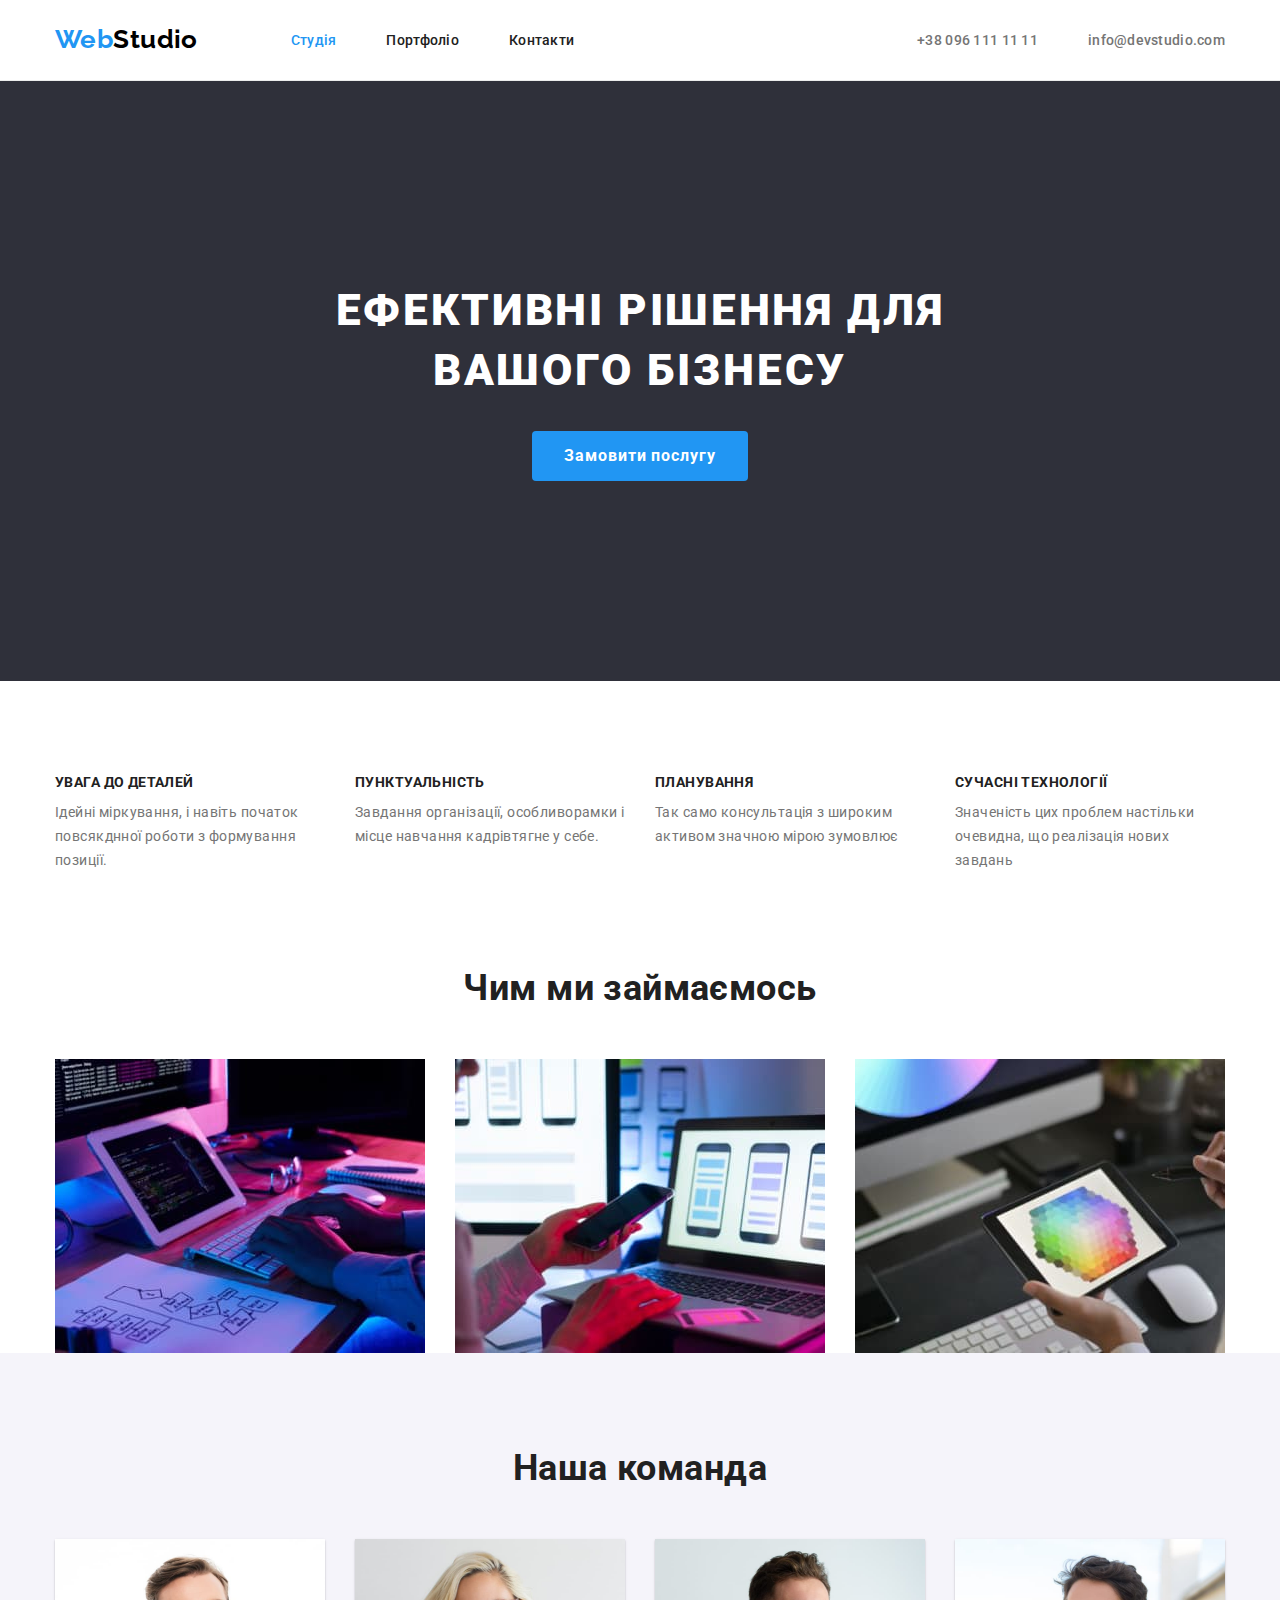
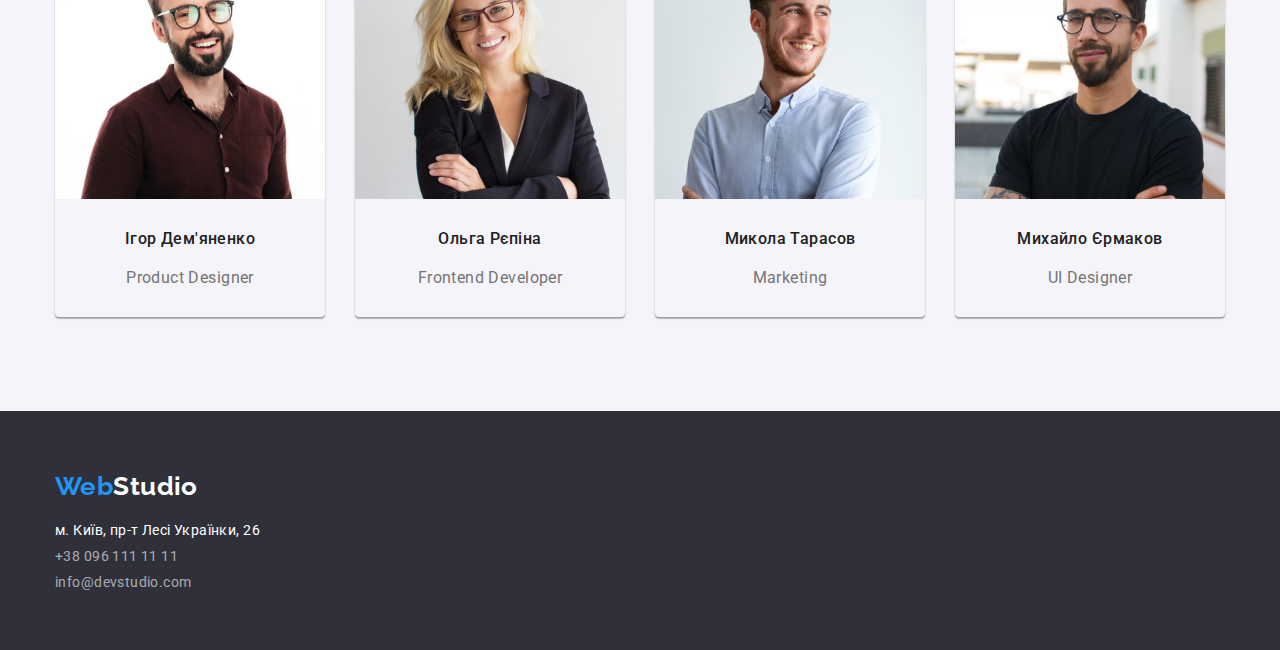
<file: index.html>
<!DOCTYPE html>
<html lang="uk">
  <head>
    <meta charset="UTF-8">
    <meta http-equiv="X-UA-Compatible" content="IE=edge">
    <meta name="viewport" content="width=device-width, initial-scale=1.0">
    <link rel="preconnect" href="https://fonts.googleapis.com">
    <link rel="preconnect" href="https://fonts.gstatic.com" crossorigin>
    <link
      href="https://fonts.googleapis.com/css2?family=Raleway:wght@500&family=Roboto:wght@400;500;700;900&display=swap"
      rel="stylesheet">
    <link rel="stylesheet" href="https://cdnjs.cloudflare.com/ajax/libs/modern-normalize/1.1.0/modern-normalize.css">
    <link rel="stylesheet" href="./styles/style.css">
    <title>Студія</title>
  </head>
  <body>
    <header class="page-header">
      <!-- name -->
      <div class="header-container container">
      <nav class="nav-list">
        <a href="./index.html" class="logo"><span class="logo-color">Web</span>Studio</a>
        <!-- menu -->
        <ul class="list site-nav">
          <li class="nav-item"><a href="./index.html" class="nav-link current">Студія</a></li>
          <li class="nav-item"><a href="./portfolio.html" class="nav-link">Портфоліо</a></li>
          <li class="nav-item"><a href="" class="nav-link">Контакти</a></li>
        </ul>
      </nav>
      <!-- contacts -->
      <ul class="list  contacts">
        <li class="contact-item">
          <a href="tel:+380961111111" class="contact-link">+38 096 111 11 11</a>
        </li>
        <li class="contact-item">
          <a href="mailto:info@devstudio.com" class="contact-link">info@devstudio.com</a>
        </li>
      </ul>
      </div>
    </header>
    <main>
      <section class="hero ">
        <div class="container">
        <h1 class="hero-title">ЕФЕКТИВНІ РІШЕННЯ ДЛЯ ВАШОГО БІЗНЕСУ</h1>
        <button type="button" class="btn main">Замовити послугу</button>
        </div>
      </section>

      <!-- benefits -->
      <section class="benefits">
        <div class="container">        
        <h2 class="section-title hidden-title">Наші переваги</h2>        
        <ul class="list benefits-list">
          <li>
            <h3 class="title">увага до деталей</h3>
            <p class="benefits-description">
              Ідейні міркування, і навіть початок повсякднної роботи з
              формування позиції.
            </p>
          </li>
          <li>
            <h3 class="title">пунктуальність</h3>
            <p class="benefits-description">
              Завдання організації, особливорамки і місце навчання кадрівтягне у себе.
            </p>
          </li>
          <li>
            <h3 class="title">планування</h3>
            <p class="benefits-description">
              Так само консультація з широким активом значною мірою зумовлює
            </p>
          </li>
          <li>
            <h3 class="title">сучасні технології</h3>
            <p class="benefits-description">
              Значеність цих проблем настільки очевидна, що реалізація нових завдань
            </p >
          </li>
        </ul>
        </div>
      </section>
      <!-- activity -->
      <section class="activity">
        <div class="container">        
        <h2 class="section-title">Чим ми займаємось</h2>        
        <ul class="list activity-list">
          <li>
            <img
              src="./image/activity-computer.jpg"
              alt="computer"
              width="370">
          </li>
          <li>
            <img src="./image/activity-phone.jpg" alt="phone" width="370">
          </li>
          <li>
            <img src="./image/activity-tablet.jpg" alt="tablet" width="370">
          </li>
        </ul>
        </div>
      </section>
      <!-- team -->
      <section class="teem">
        <div class="container">
        <h2 class="section-title">Наша команда</h2>
        <ul class="list teem-list">
          <li class="teem-card">
            <img src="./image/teem-ihor.jpg" alt="ihor" width="270">
            <div class="teem-descr">
            <h3 class="title">Ігор Дем'яненко</h3>
            <p class="profession">Product Designer</p>
            </div>
          </li>
          <li class="teem-card">
            <img src="./image/teem-olha.jpg" alt="olha" width="270">
            <div class="teem-descr">
            <h3 class="title">Ольга Рєпіна</h3>
            <p class="profession">Frontend Developer</p>
            </div>
          </li>
          <li class="teem-card">
            <img src="./image/teem-mykola.jpg" alt="mykola" width="270">
            <div class="teem-descr">
            <h3 class="title">Микола Тарасов</h3>
            <p class="profession">Marketing</p>
            </div>
          </li>
          <li class="teem-card">
            <img src="./image/teem-mykhailo.jpg" alt="mykhailo" width="270">
            <div class="teem-descr">
            <h3 class="title">Михайло Єрмаков</h3>
            <p class="profession">UI Designer</p>
            </div>
          </li>
        </ul>
        </div>
      </section>
    </main>
    <footer class="page-footer">
      <div class="container">
      <a href="./index.html" class="logo"><span class="logo-color">Web</span>Studio</a>
      <address>
        <ul class="list address-list">
          <li class="address-item">
            <a href="https://goo.gl/maps/YveR7ZB156aqMEmg6"
              target="_blank" rel="noreferrer noopener nofollow"
              class="post-address">м. Київ, пр-т Лесі Українки, 26</a>
          </li>
          <li class="address-item">
            <a href="tel:+380961111111" class="contacts-footer">+38 096 111 11 11</a>
          </li>
          <li class="address-item">
            <a href="mailto:info@devstudio.com" class="contacts-footer">info@devstudio.com</a>
          </li>
        </ul>
      </address>
      </div>
    </footer>
  </body>
</html>
</file>
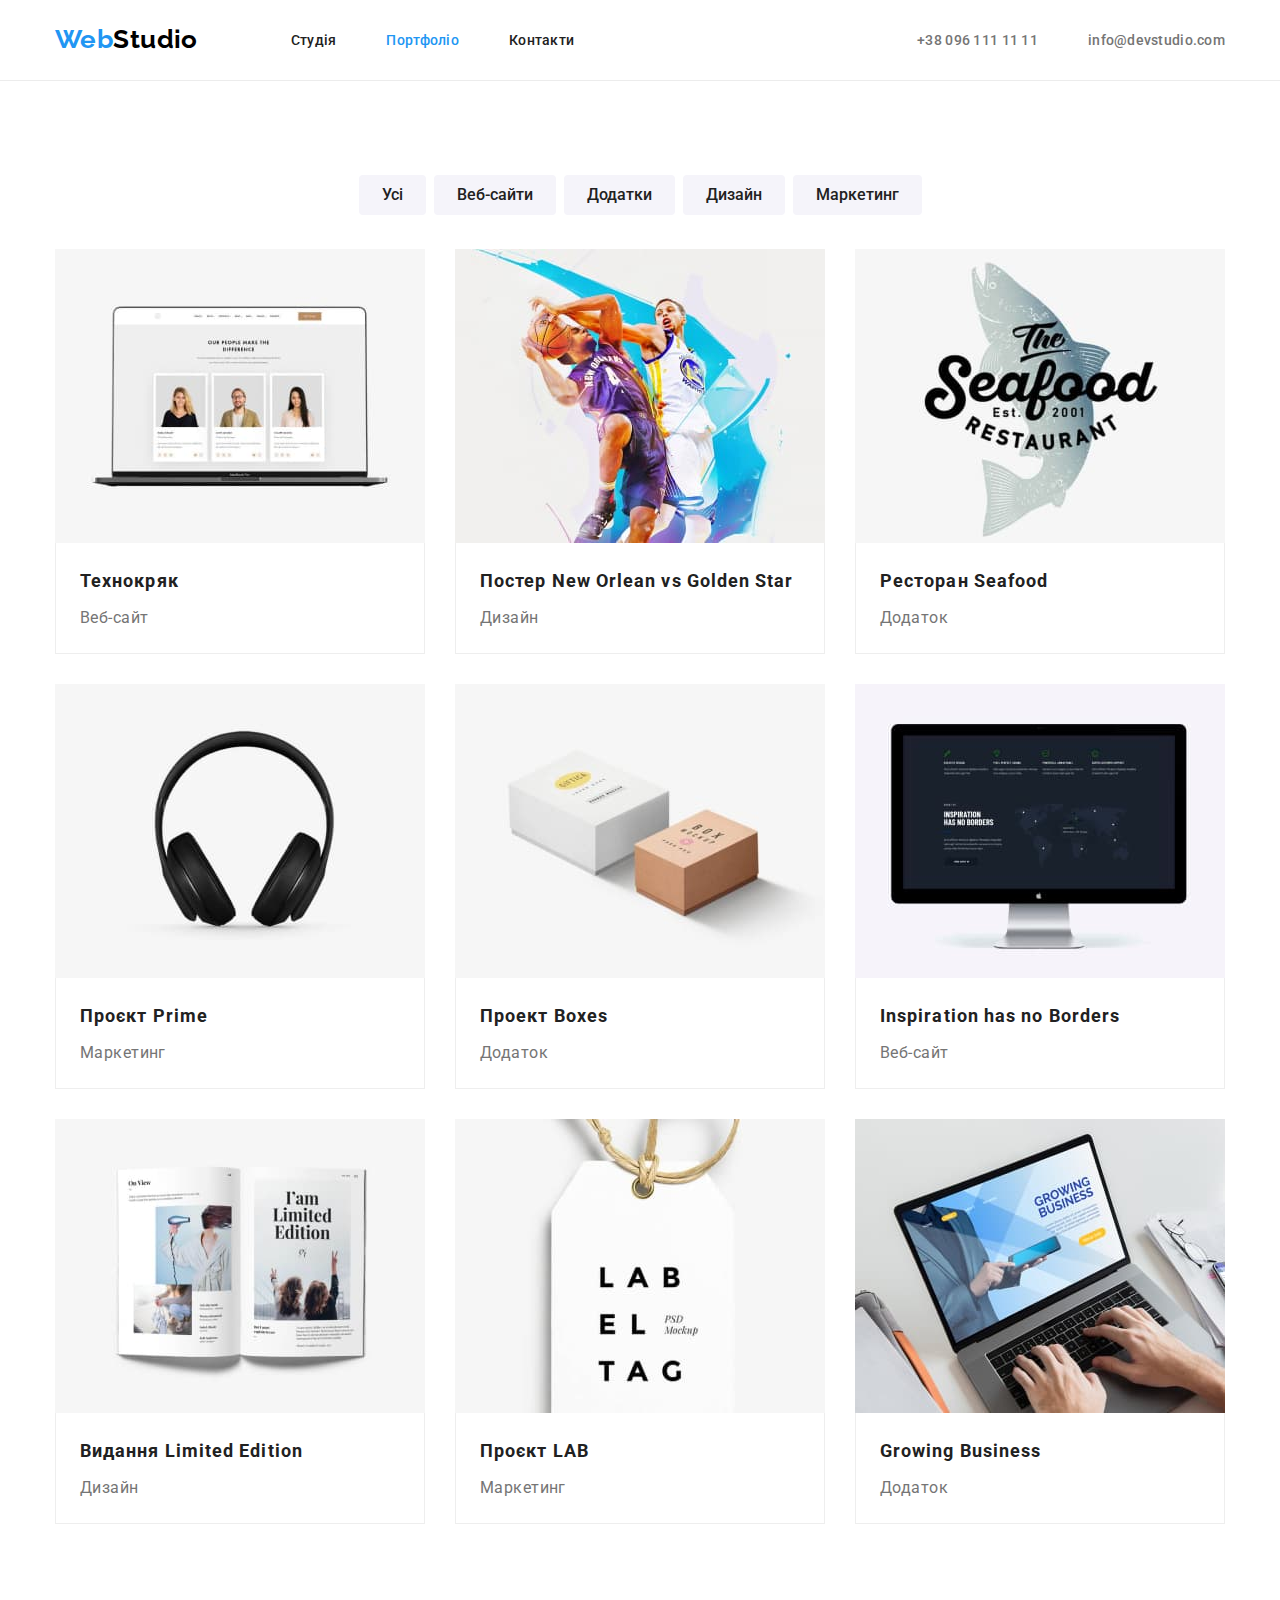
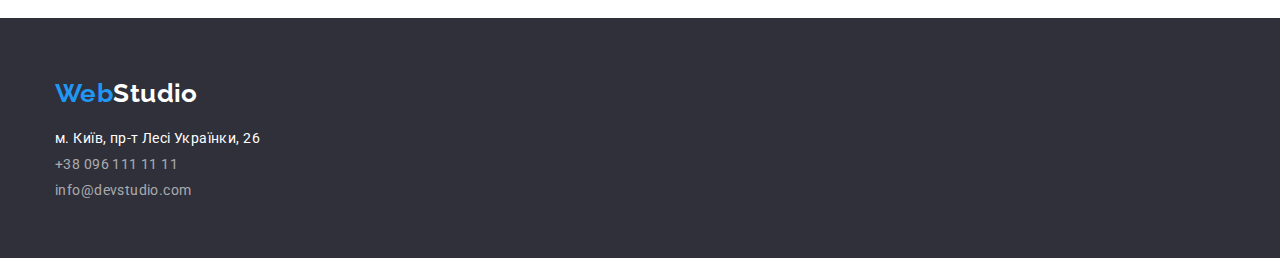
<file: portfolio.html>
<!DOCTYPE html>
<html lang="uk">
  <head>
    <meta charset="UTF-8">
    <meta http-equiv="X-UA-Compatible" content="IE=edge">
    <meta name="viewport" content="width=device-width, initial-scale=1.0">
    <link rel="preconnect" href="https://fonts.googleapis.com" />
    <link rel="preconnect" href="https://fonts.gstatic.com" crossorigin>
    <link
      href="https://fonts.googleapis.com/css2?family=Raleway:wght@500&family=Roboto:wght@400;500;700;900&display=swap"
      rel="stylesheet">
      <link rel="stylesheet" href="https://cdnjs.cloudflare.com/ajax/libs/modern-normalize/1.1.0/modern-normalize.css">
    <link rel="stylesheet" href="./styles/style.css">
    <title>Портфоліо</title>
  </head>
  <body>
    
    <header class="page-header">
      <!-- name -->
      <div class="header-container container">
      <nav class="nav-list">
        <a href="./index.html" class="logo"><span class="logo-color">Web</span>Studio</a>
        <!-- menu -->
        <ul class="list site-nav">
          <li class="nav-item"><a href="./index.html" class="nav-link">Студія</a></li>
          <li class="nav-item"><a href="./portfolio.html" class="nav-link current">Портфоліо</a></li>
          <li class="nav-item"><a href="" class="nav-link">Контакти</a></li>
        </ul>
      </nav>
      <!-- contacts -->
      <ul class="list  contacts">
        <li class="contact-item">
          <a href="tel:+380961111111" class="contact-link">+38 096 111 11 11</a>
        </li>
        <li class="contact-item">
          <a href="mailto:info@devstudio.com" class="contact-link">info@devstudio.com</a>
        </li>
      </ul>
      </div>
    </header>
  
    <main class="projects-main">
      <!-- projects -->
      <section>
        <div class="container">
        <h1 class="hidden-title">Проекти</h1>
        <!-- filter -->
        <ul class="list btn-list">
          <li class="btn-item"><button type="button" class="btn secondary">Усі</button></li>
          <li class="btn-item">
            <button type="button" class="btn secondary">Веб-сайти</button>
          </li>
          <li class="btn-item"><button type="button" class="btn secondary">Додатки</button></li>
          <li class="btn-item"><button type="button" class="btn secondary">Дизайн</button></li>
          <li class="btn-item"><button type="button" class="btn secondary">Маркетинг</button>
          </li>
        </ul>

          <!-- portfolio -->

        <ul class="list portfolio-list">
          <li>
            <a href="" class="page-link"><img src="./image/portfolio/teknokryak.jpg" alt="Технокряк" width="370">
            <div class="portfolio-items">
            <h2 class="portfolio-section-title">Технокряк</h2>
            <p class="project-type">Веб-сайт</p>
            </div>
            </a> 
          </li>
          <li>
            <a href="" class="page-link"><img src="./image/portfolio/new-orlean-vs-golden-star.jpg" alt="Постер New Orlean vs Golden Star" width="370">
              <div class="portfolio-items">
            <h2 class="portfolio-section-title">Постер New Orlean vs Golden Star</h2>
            <p class="project-type">Дизайн</p>
            </div>
            </a>
          </li>
          <li>
            <a href="" class="page-link"><img src="./image/portfolio/seafood.jpg" alt="Ресторан Seafood" width="370">
            <div class="portfolio-items">
            <h2 class="portfolio-section-title">Ресторан Seafood</h2>
            <p class="project-type">Додаток</p>
            </div>
            </a>
          </li>
          <li>
            <a href="" class="page-link"><img src="./image/portfolio/prime.jpg" alt="Проєкт Prime" width="370">
              <div class="portfolio-items">
            <h2 class="portfolio-section-title">Проєкт Prime</h2>
            <p class="project-type">Маркетинг</p>
            </div>
            </a>
          </li>
          <li>
            <a href="" class="page-link"> <img
              src="./image/portfolio/boxes.jpg"
              alt="Проєкт Boxes"
              width="370">
              <div class="portfolio-items">
            <h2 class="portfolio-section-title">Проект Boxes</h2>
            <p class="project-type">Додаток</p>
            </div>
            </a>
          </li>
          <li>
            <a href="" class="page-link"> <img
              src="./image/portfolio/inspiration-has-no-borders.jpg"
              alt="Inspiration has no Borders"
              width="370">
              <div class="portfolio-items">
            <h2 class="portfolio-section-title">Inspiration has no Borders</h2>
            <p class="project-type">Веб-сайт</p>
            </div>
            </a>
          </li>
          <li>
            <a href="" class="page-link"><img
              src="./image/portfolio/limited-edition.jpg"
              alt="Видання Limited Edition"
              width="370">
              <div class="portfolio-items">
            <h2 class="portfolio-section-title">Видання Limited Edition</h2>
            <p class="project-type">Дизайн</p>
            </div>
            </a>
          </li>
          <li>
            <a href="" class="page-link"><img src="./image/portfolio/lab.jpg" alt="Проєкт LAB" width="370">
              <div class="portfolio-items">
            <h2 class="portfolio-section-title">Проєкт LAB</h2>
            <p class="project-type">Маркетинг</p>
            </div>
            </a>
          </li>
          <li>
            <a href="" class="page-link"><img
              src="./image/portfolio/growing-business.jpg"
              alt="Growing Business"
              width="370">
            <div class="portfolio-items">
            <h2 class="portfolio-section-title">Growing Business</h2>
            <p class="project-type">Додаток</p>
            </div>
            </a>
          </li>
        </ul>
        </div>
        </section>
    </main>
    <footer class="page-footer">
      <div class="container">
      <a href="./index.html" class="logo"><span class="logo-color">Web</span>Studio</a>
      <address>
        <ul class="list address-list">
          <li class="address-item">
            <a href="https://goo.gl/maps/YveR7ZB156aqMEmg6"
              target="_blank" rel="noreferrer noopener nofollow"
              class="post-address">м. Київ, пр-т Лесі Українки, 26</a>
          </li>
          <li class="address-item">
            <a href="tel:+380961111111" class="contacts-footer">+38 096 111 11 11</a>
          </li>
          <li class="address-item">
            <a href="mailto:info@devstudio.com" class="contacts-footer">info@devstudio.com</a>
          </li>
        </ul>
      </address>
      </div>
    </footer>
  </body>
</html>
</file>
<file: styles/style.css>
:root {
  --primary-text-color: #757575;
  --title-text-color: #212121;
  --accent-color: #2196f3;
  --white-text-color: #ffffff;
  --btn-bgc: #f5f4fa;
  --primary-pt: 94px;
}
body {
  font-family: Roboto, sans-serif;
  color: var(--primary-text-color);
  background-color: var(--white-text-color);  
  font-size: 14px;  
  letter-spacing: 0.03em;
}
h1, h2, h3, h4, h5, h6, p{
  margin-top: 0;
  margin-bottom: 0;
}
img {
  display: block;
}

.contact-link,
.nav-link,
.page-link{
  text-decoration: none;
}
.container {
  width: 1200px;
  margin: 0 auto;
  padding: 0 15px;
  }
   
.list {
  list-style: none;
  padding: 0;
  margin: 0;
  justify-content: space-between;
  }

.hidden-title {position: absolute;
  width: 1px;
  height: 1px;
  margin: -1px;
  border: 0;
  padding: 0;
  white-space: nowrap;
  clip-path: inset(100%);
  clip: rect(0 0 0 0);
  overflow: hidden;}

/* header */
.page-header {
  border-bottom: 1px solid #ECECEC;
}
.header-container {
  display: flex;
  align-items: center;
}

.nav-list {
  display: flex;
  align-items: center;
}


 
/* logo */
.logo {
  color: #000000;
  font-family: "Raleway", sans-serif;
  font-weight: 700;
  font-size: 26px;
  line-height: 1.2;
  text-decoration: none;
  display: block;
  }
.logo-color {
  color: var(--accent-color);
}
.page-header .logo {
  padding: 24px 0;
}

/* site-nav */
.site-nav {
  list-style: none;
  font-weight: 500;
  line-height: 1.15;
  letter-spacing: 0.02em;
  display: flex;
  align-items: center;
  padding: 32px 0;
  margin-left: 93px;
  }

.site-nav :not(:last-child) {
  margin-right: 50px;
}

.nav-link {
  color: var(--title-text-color);
  }

.nav-link:hover,
.nav-link:focus {
  color: var(--accent-color);
  padding: 32px 0;
}
.nav-link.current {
  color: var(--accent-color);
}


/* contacts */
.contacts{
  margin-left: auto;
  display: flex;
  }
.list.contacts {
  font-weight: 500;
  line-height: 1.15;
  letter-spacing: 0.02em;
  }
.contact-link {
  color: var(--primary-text-color);
  padding: 32px 0;
  
}
.contact-link:hover,
.contact-link:focus {
  color: var(--accent-color);
  padding: 32px 0;
  }

 .contacts :not(:last-child) {
    margin-right: 50px;
  }

/* main */

.section-title{
  color: var(--title-text-color);
  font-weight: 700;
  font-size: 36px;
  line-height: 1.17;
  }

.title {
    color: var(--title-text-color);
    margin-bottom: 10px;
}

.hero {
  background-color: #2f303a;
  text-align: center;
  padding-top: 200px;
  padding-bottom: 200px; 
  }
.hero-title {
  color: var(--white-text-color);
  font-weight: 900;
  font-size: 44px;
  line-height: 1.36;
  letter-spacing: 0.06em;
  margin-bottom: 30px;
  margin-right: auto;
  margin-left: auto;
  width: 696px;
  
}

/* buttons */
.btn {
  border-style: none;
  border: 1px solid transparent;
  outline: 0;
  border-radius: 4px;
  padding: 6px 22px;
  text-align: center;
  color: var(--primary-text-color);
  background-color: var(--white-text-color);
  cursor: pointer;
  font-family: inherit;
  display: flex;
  align-items: center;
  }

.btn.main {
  width: 216px;
  height: 50px;
  color: var(--white-text-color);
  background-color: var(--accent-color);
  font-weight: 700;
  font-size: 16px;
  line-height: 1.9;
  letter-spacing: 0.06em;
  display: inline-flex; 
  justify-content: center;
  align-items: center;
  }

.btn.main:hover,
.btn.main:focus {
  background-color: #188CE8;  
}

.btn.secondary {
  color: var(--title-text-color);
  background-color: var(--btn-bgc);
  font-weight: 500;
  font-size: 16px;
  line-height: 1.63;
}

.btn.secondary:hover,
.btn.secondary:focus {
  color: var(--white-text-color);
  background-color: var(--accent-color);
}

/* benefits */
.benefits {
  padding-top: var(--primary-pt);
}

.benefits-list {
  display: flex;  
  flex-wrap: wrap;
  gap: 30px;
}
.benefits .title {
  color: var(--title-text-color);
  text-transform: uppercase;
  font-weight: 700;
  font-size: 14px;
  line-height: 1.14;
}
.benefits-description {  
  line-height: 1.71;
  width: 270px;
}

/* activity */

.activity {padding-top: var(--primary-pt);}

.section-title {
  text-align: center;
}

.activity-list {
  margin-top: 50px;
  display: flex;
  flex-wrap: wrap;
  gap: 30px;
}

/* teem */
.teem {padding-top: var(--primary-pt);
  padding-bottom: var(--primary-pt);
  background-color: #F5F4FA;
}

.teem-descr {
  padding: 30px 10px;
}
.teem .title {
  font-weight: 500;
  font-size: 16px;
  line-height: 1.19;
}

.teem .profession {
  font-size: 16px;
  line-height: 1.19;
  padding-top: 10px;
}

  .teem-list {
    display: flex;
    margin-top: 50px;
    text-align: center;
    display: flex;
    flex-wrap: wrap;
    gap: 0 30px;
    
}
  .teem-card {
    flex-basis: calc(100% - 30px * 3) / 3;
    box-shadow: 0px 1px 3px rgba(0, 0, 0, 0.12), 0px 1px 1px rgba(0, 0, 0, 0.14), 0px 2px 1px rgba(0, 0, 0, 0.2);
    border-radius: 0px 0px 4px 4px;
}

/* footer */

.page-footer {
  background-color: #2f303a;
  margin-left: auto;
  margin-right: auto;
  padding-top: 60px;
  padding-bottom: 60px;
}

.page-footer .logo {
  color: var(--white-text-color);
  margin-bottom: 20px;
}
  
.address-item {
  margin-bottom: 10px;
}

.address-item:last-child {
  margin-bottom: 0;
}
  



.page-footer .list {
  font-style: normal;
  list-style: none;
}

.post-address {
  color: var(--white-text-color);
  text-decoration: none;
}
.post-address:hover,
.post-address:focus {
  color: var(--accent-color);
}

.contacts-footer {
  color: rgba(255, 255, 255, 0.6);
  text-decoration: none;
}

.contacts-footer:hover,
.contacts-footer:focus {
  color: var(--accent-color);
}


/* portfolio */

.projects-main {
  padding-top: var(--primary-pt);
  padding-bottom: var(--primary-pt);
}

.portfolio-section-title {
  font-weight: 700;
  font-size: 18px;
  line-height: 2;
  letter-spacing: 0.06em;
  color: var(--title-text-color);
}
.project-type {font-size: 16px;
  line-height: 1.88;
  color: var(--primary-text-color);
  padding-top: 4px;
}

.btn-list {
  display: flex;
  justify-content: center;
}

.btn-item:not(:last-child){
  margin-right: 8px;
}

.portfolio-list {
  margin-top: 34px;  
  display: flex;
  flex-wrap: wrap;
  gap: 30px;
  
}

.portfolio-items {
  padding: 20px 24px;
  border: 1px solid #EEEEEE;
  border-top:none;
  }
</file>
